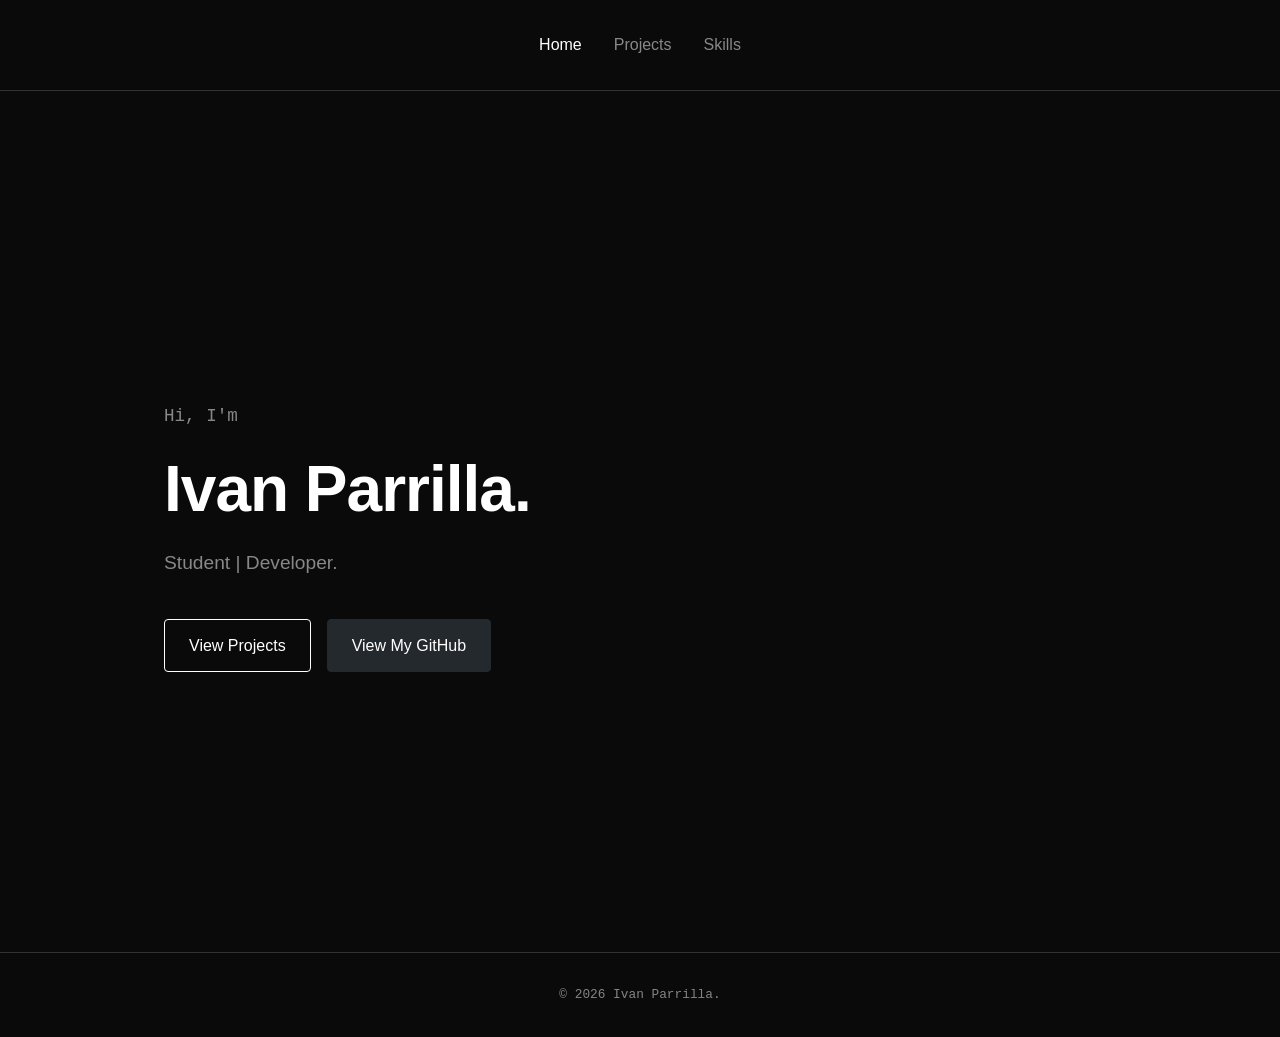
<file: index.html>
<!DOCTYPE html>
<html lang="en">
<head>
    <meta charset="UTF-8">
    <meta name="viewport" content="width=device-width, initial-scale=1.0">
    <title>Ivan Parrilla | Home</title>
    <link rel="icon" href="data:image/svg+xml,<svg xmlns=%22http://www.w3.org/2000/svg%22 viewBox=%220 0 100 100%22><text y=%22.9em%22 font-size=%2290%22>💻</text></svg>">
    <link rel="stylesheet" href="styles.css">
</head>
<body>

    <nav class="nav-links">
        <a href="index.html" class="active">Home</a>
        <a href="projects.html">Projects</a>
        <a href="skills.html">Skills</a>
    </nav>

    <div class="container">
        <section class="hero" style="min-height: 85vh;">
            <div class="greeting">Hi, I'm</div>
            <h1>Ivan Parrilla.</h1>
            <p>Student | Developer.</p>
            
            <div style="display: flex; gap: 1rem; margin-top: 1rem;">
                <a href="projects.html" class="btn">View Projects</a>
                <a href="https://github.com/i-parrilla" target="_blank" class="btn" style="background-color: #24292e; color: #ffffff; border-color: #24292e;">View My GitHub</a>
            </div>
            
        </section>
    </div>

    <footer style="text-align: center; padding: 2rem 0; border-top: 1px solid var(--surface-border);">
        <p style="font-family: var(--font-mono); font-size: 0.8rem; opacity: 0.5;">© 2026 Ivan Parrilla.</p>
    </footer>

</body>
</html>
</file>
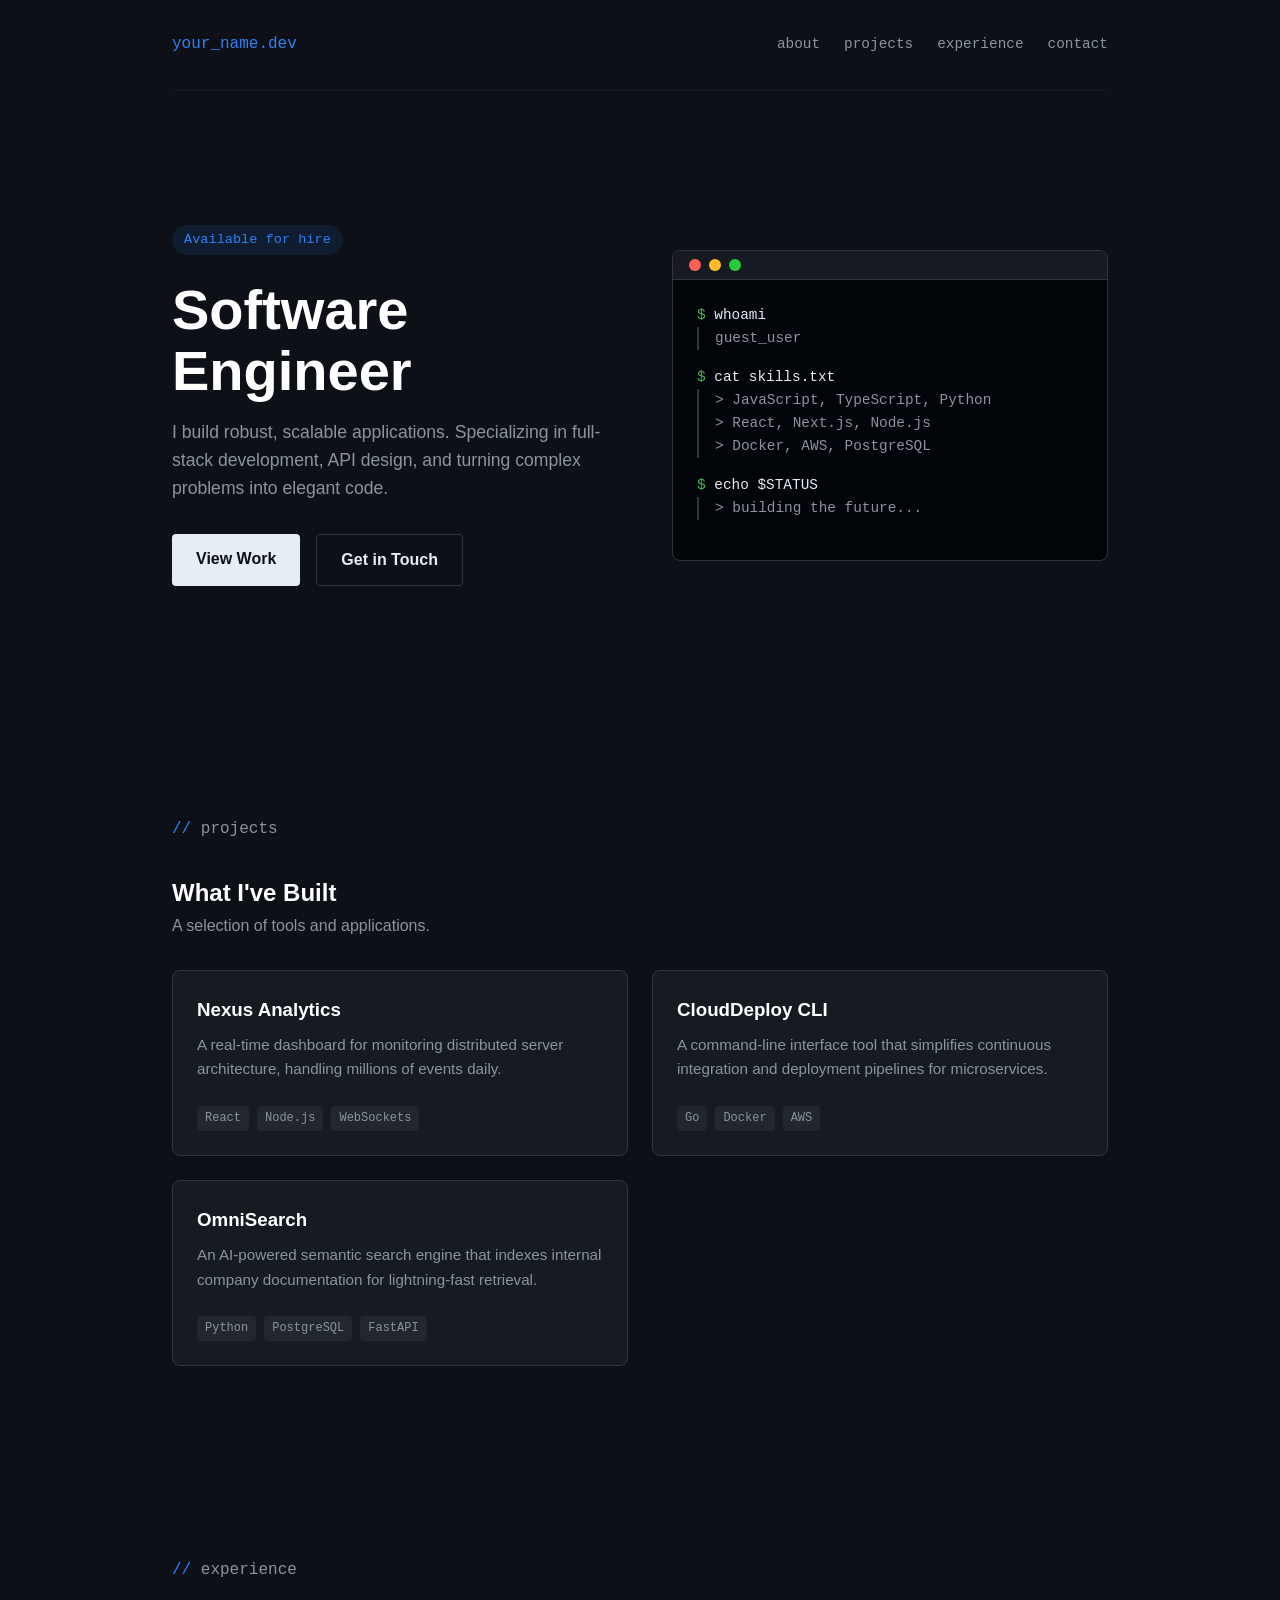
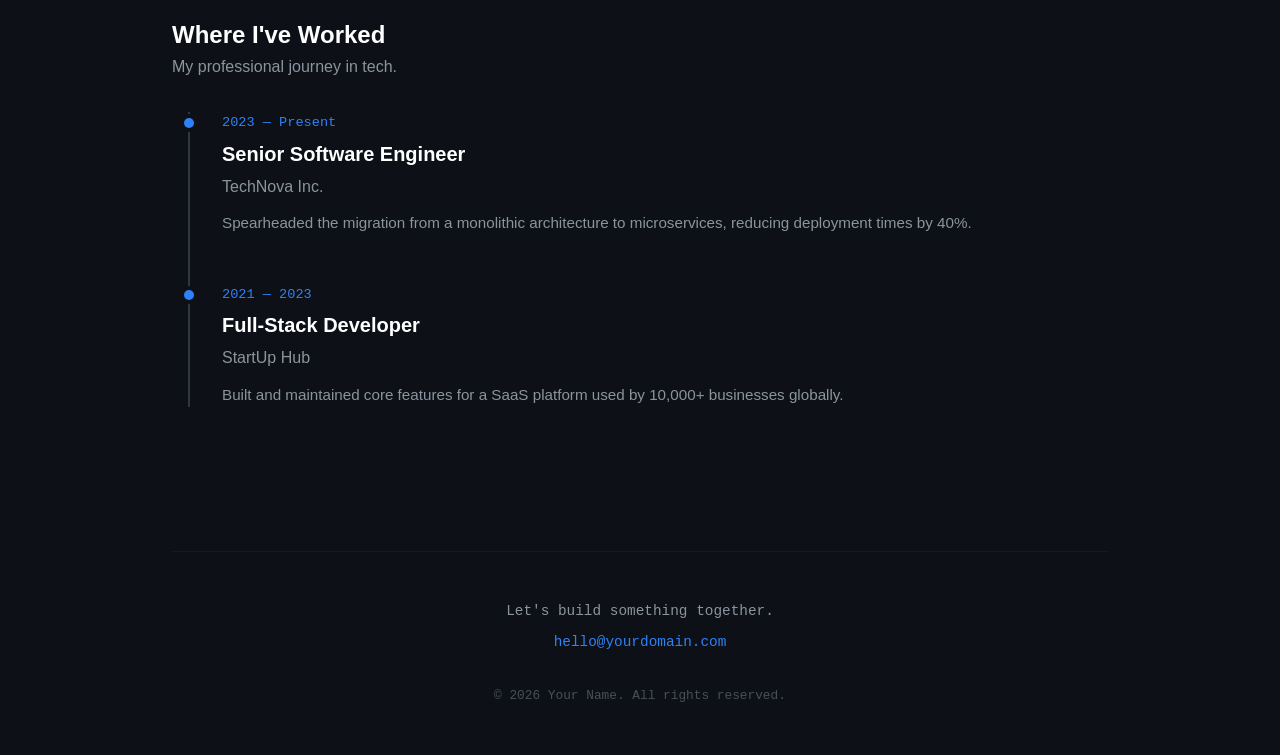
<file: gemini-code-1780001391466.html>
<!DOCTYPE html>
<html lang="en">
<head>
    <meta charset="UTF-8">
    <meta name="viewport" content="width=device-width, initial-scale=1.0">
    <title>Dev Portfolio</title>
    <style>
        /* CSS Variables for the Vibe */
        :root {
            --bg-color: #0d1117;
            --surface-color: #161b22;
            --text-main: #e6edf3;
            --text-muted: #8b949e;
            --accent-color: #2f81f7; /* Tech Blue */
            --terminal-green: #3fb950;
            --font-sans: 'Inter', -apple-system, BlinkMacSystemFont, "Segoe UI", Roboto, sans-serif;
            --font-mono: 'Fira Code', 'Courier New', Courier, monospace;
        }

        * {
            margin: 0;
            padding: 0;
            box-sizing: border-box;
        }

        body {
            background-color: var(--bg-color);
            color: var(--text-main);
            font-family: var(--font-sans);
            line-height: 1.6;
        }

        /* Typography */
        h1, h2, h3 { font-weight: 600; color: #fff; }
        .mono { font-family: var(--font-mono); }
        .text-accent { color: var(--accent-color); }
        .section-title {
            font-family: var(--font-mono);
            font-size: 1rem;
            color: var(--text-muted);
            margin-bottom: 2rem;
            text-transform: lowercase;
        }
        .section-title::before { content: "// "; color: var(--accent-color); }

        /* Layout */
        .container {
            max-width: 1000px;
            margin: 0 auto;
            padding: 0 2rem;
        }
        section { padding: 6rem 0; }

        /* Navigation */
        nav {
            display: flex;
            justify-content: space-between;
            align-items: center;
            padding: 2rem 0;
            border-bottom: 1px solid var(--surface-color);
        }
        .nav-links { display: flex; gap: 1.5rem; }
        .nav-links a {
            color: var(--text-muted);
            text-decoration: none;
            font-size: 0.9rem;
            transition: color 0.2s;
        }
        .nav-links a:hover { color: var(--text-main); }

        /* Hero Section */
        .hero {
            display: grid;
            grid-template-columns: 1fr 1fr;
            gap: 4rem;
            align-items: center;
            min-height: 70vh;
        }
        .hero-badge {
            display: inline-block;
            padding: 0.25rem 0.75rem;
            background: rgba(47, 129, 247, 0.1);
            color: var(--accent-color);
            border-radius: 999px;
            font-size: 0.85rem;
            margin-bottom: 1.5rem;
            font-family: var(--font-mono);
        }
        .hero h1 { font-size: 3.5rem; line-height: 1.1; margin-bottom: 1rem; }
        .hero p { color: var(--text-muted); font-size: 1.1rem; margin-bottom: 2rem; }

        /* Terminal Window */
        .terminal {
            background-color: #010409;
            border: 1px solid #30363d;
            border-radius: 8px;
            overflow: hidden;
            font-family: var(--font-mono);
            font-size: 0.9rem;
        }
        .terminal-header {
            background-color: var(--surface-color);
            padding: 0.5rem 1rem;
            display: flex;
            gap: 0.5rem;
            border-bottom: 1px solid #30363d;
        }
        .dot { width: 12px; height: 12px; border-radius: 50%; }
        .dot.red { background: #ff5f56; }
        .dot.yellow { background: #ffbd2e; }
        .dot.green { background: #27c93f; }
        .terminal-body { padding: 1.5rem; color: var(--text-muted); }
        .prompt::before { content: "$ "; color: var(--terminal-green); }
        .cmd { color: var(--text-main); }
        .output { margin-bottom: 1rem; padding-left: 1rem; border-left: 2px solid #30363d; }

        /* Projects Grid */
        .projects-grid {
            display: grid;
            grid-template-columns: repeat(auto-fit, minmax(300px, 1fr));
            gap: 1.5rem;
        }
        .project-card {
            background: var(--surface-color);
            border: 1px solid #30363d;
            padding: 1.5rem;
            border-radius: 8px;
            transition: transform 0.2s, border-color 0.2s;
        }
        .project-card:hover {
            transform: translateY(-5px);
            border-color: var(--accent-color);
        }
        .project-card h3 { margin-bottom: 0.5rem; }
        .project-card p { color: var(--text-muted); font-size: 0.95rem; margin-bottom: 1.5rem; }
        .tags { display: flex; flex-wrap: wrap; gap: 0.5rem; }
        .tag {
            font-family: var(--font-mono);
            font-size: 0.75rem;
            padding: 0.2rem 0.5rem;
            background: rgba(255,255,255,0.05);
            border-radius: 4px;
            color: var(--text-muted);
        }

        /* Experience Timeline */
        .timeline { border-left: 2px solid #30363d; margin-left: 1rem; }
        .timeline-item {
            position: relative;
            padding-left: 2rem;
            margin-bottom: 3rem;
        }
        .timeline-item::before {
            content: '';
            position: absolute;
            left: -6px;
            top: 6px;
            width: 10px;
            height: 10px;
            border-radius: 50%;
            background: var(--accent-color);
            box-shadow: 0 0 0 4px var(--bg-color);
        }
        .date { font-family: var(--font-mono); font-size: 0.85rem; color: var(--accent-color); }
        .role { font-size: 1.25rem; font-weight: 600; color: #fff; margin: 0.25rem 0; }
        .company { color: var(--text-muted); margin-bottom: 0.75rem; }

        /* Footer */
        footer {
            text-align: center;
            padding: 3rem 0;
            border-top: 1px solid var(--surface-color);
            color: var(--text-muted);
            font-family: var(--font-mono);
            font-size: 0.9rem;
        }

        /* Responsive */
        @media (max-width: 768px) {
            .hero { grid-template-columns: 1fr; gap: 2rem; }
            .nav-links { display: none; } /* Add a hamburger menu here for production */
        }
    </style>
</head>
<body>

<div class="container">
    <nav>
        <div class="logo mono text-accent">your_name.dev</div>
        <div class="nav-links mono">
            <a href="#about">about</a>
            <a href="#projects">projects</a>
            <a href="#experience">experience</a>
            <a href="#contact">contact</a>
        </div>
    </nav>

    <section class="hero" id="about">
        <div class="hero-content">
            <div class="hero-badge">Available for hire</div>
            <h1>Software <br> Engineer</h1>
            <p>I build robust, scalable applications. Specializing in full-stack development, API design, and turning complex problems into elegant code.</p>
            <div style="display: flex; gap: 1rem;">
                <a href="#projects" style="padding: 0.75rem 1.5rem; background: var(--text-main); color: var(--bg-color); text-decoration: none; border-radius: 4px; font-weight: 600;">View Work</a>
                <a href="#contact" style="padding: 0.75rem 1.5rem; border: 1px solid #30363d; color: var(--text-main); text-decoration: none; border-radius: 4px; font-weight: 600;">Get in Touch</a>
            </div>
        </div>

        <div class="terminal">
            <div class="terminal-header">
                <div class="dot red"></div>
                <div class="dot yellow"></div>
                <div class="dot green"></div>
            </div>
            <div class="terminal-body">
                <div class="prompt"><span class="cmd">whoami</span></div>
                <div class="output">guest_user</div>
                
                <div class="prompt"><span class="cmd">cat skills.txt</span></div>
                <div class="output">
                    > JavaScript, TypeScript, Python<br>
                    > React, Next.js, Node.js<br>
                    > Docker, AWS, PostgreSQL
                </div>

                <div class="prompt"><span class="cmd">echo $STATUS</span></div>
                <div class="output">> building the future...</div>
            </div>
        </div>
    </section>

    <section id="projects">
        <div class="section-title">projects</div>
        <h2>What I've Built</h2>
        <p style="color: var(--text-muted); margin-bottom: 2rem;">A selection of tools and applications.</p>
        
        <div class="projects-grid">
            <div class="project-card">
                <h3>Nexus Analytics</h3>
                <p>A real-time dashboard for monitoring distributed server architecture, handling millions of events daily.</p>
                <div class="tags">
                    <span class="tag">React</span>
                    <span class="tag">Node.js</span>
                    <span class="tag">WebSockets</span>
                </div>
            </div>
            <div class="project-card">
                <h3>CloudDeploy CLI</h3>
                <p>A command-line interface tool that simplifies continuous integration and deployment pipelines for microservices.</p>
                <div class="tags">
                    <span class="tag">Go</span>
                    <span class="tag">Docker</span>
                    <span class="tag">AWS</span>
                </div>
            </div>
            <div class="project-card">
                <h3>OmniSearch</h3>
                <p>An AI-powered semantic search engine that indexes internal company documentation for lightning-fast retrieval.</p>
                <div class="tags">
                    <span class="tag">Python</span>
                    <span class="tag">PostgreSQL</span>
                    <span class="tag">FastAPI</span>
                </div>
            </div>
        </div>
    </section>

    <section id="experience">
        <div class="section-title">experience</div>
        <h2>Where I've Worked</h2>
        <p style="color: var(--text-muted); margin-bottom: 2rem;">My professional journey in tech.</p>

        <div class="timeline">
            <div class="timeline-item">
                <div class="date">2023 — Present</div>
                <div class="role">Senior Software Engineer</div>
                <div class="company">TechNova Inc.</div>
                <p style="color: var(--text-muted); font-size: 0.95rem;">Spearheaded the migration from a monolithic architecture to microservices, reducing deployment times by 40%.</p>
            </div>
            
            <div class="timeline-item">
                <div class="date">2021 — 2023</div>
                <div class="role">Full-Stack Developer</div>
                <div class="company">StartUp Hub</div>
                <p style="color: var(--text-muted); font-size: 0.95rem;">Built and maintained core features for a SaaS platform used by 10,000+ businesses globally.</p>
            </div>
        </div>
    </section>

    <footer id="contact">
        <p>Let's build something together.</p>
        <a href="mailto:hello@example.com" style="color: var(--accent-color); text-decoration: none; margin-top: 0.5rem; display: inline-block;">hello@yourdomain.com</a>
        <p style="margin-top: 2rem; font-size: 0.8rem; color: #484f58;">© 2026 Your Name. All rights reserved.</p>
    </footer>
</div>

</body>
</html>
</file>
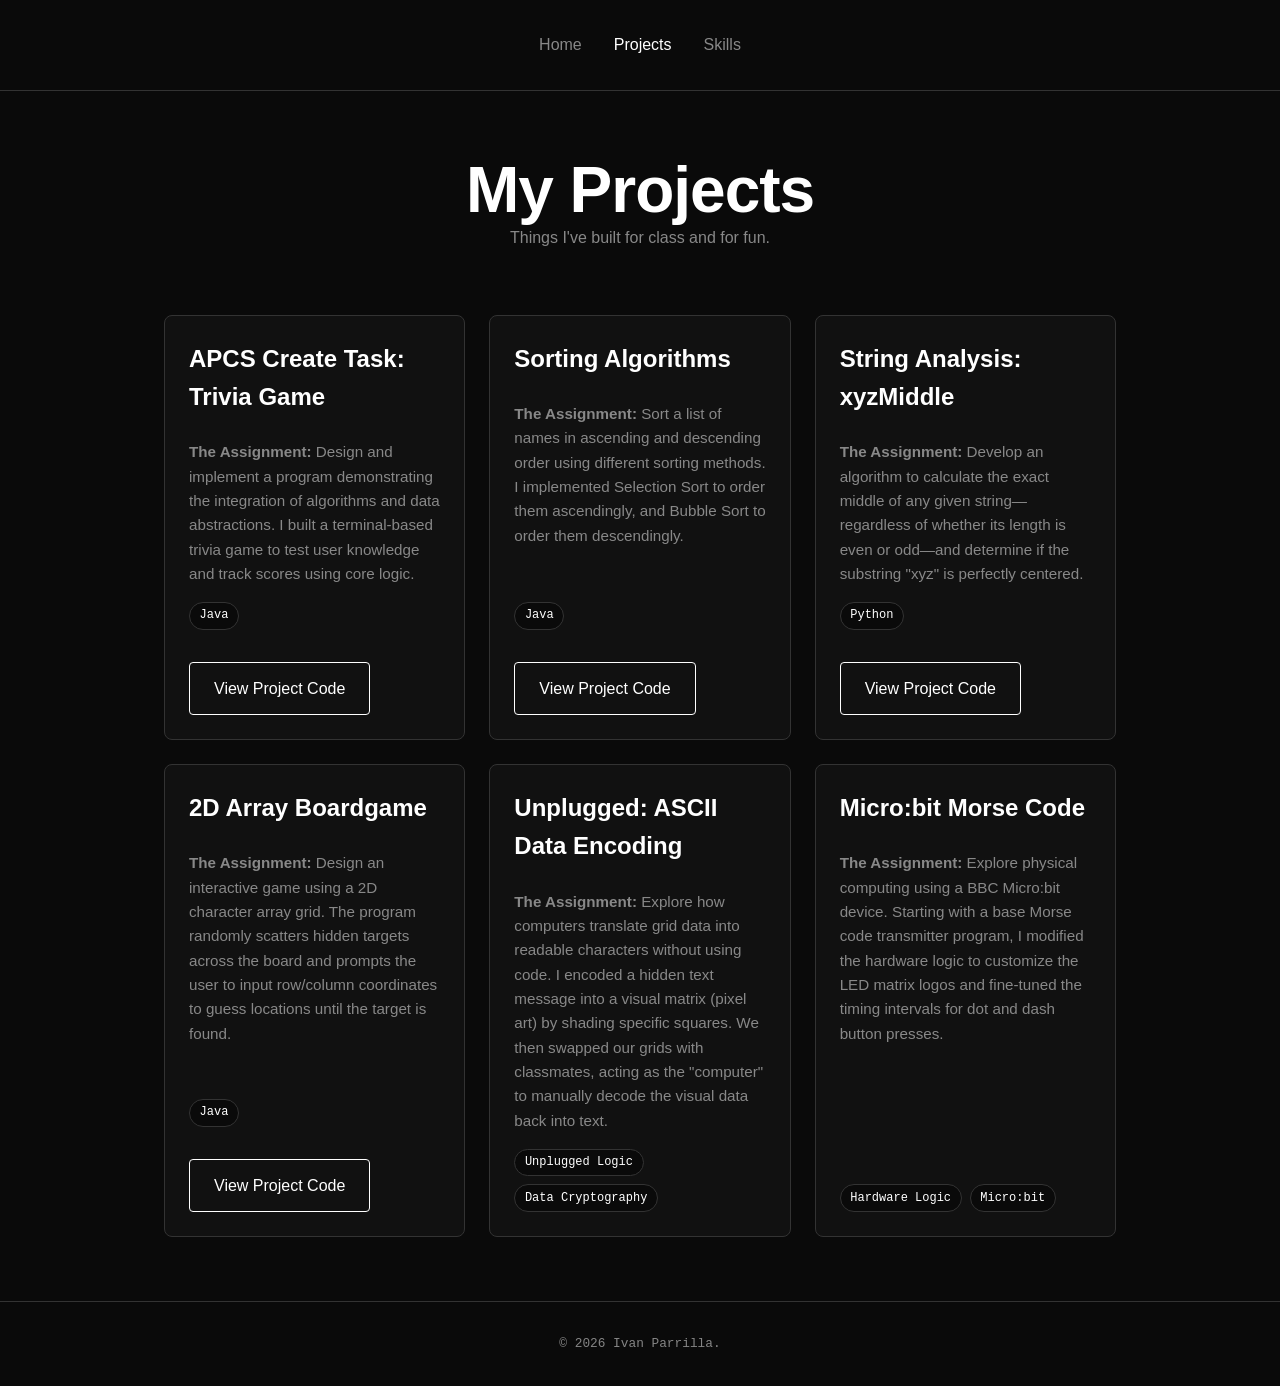
<file: projects.html>
<!DOCTYPE html>
<html lang="en">
<head>
    <meta charset="UTF-8">
    <meta name="viewport" content="width=device-width, initial-scale=1.0">
    <title>Ivan Parrilla | Projects</title>
    <link rel="icon" href="data:image/svg+xml,<svg xmlns=%22http://www.w3.org/2000/svg%22 viewBox=%220 0 100 100%22><text y=%22.9em%22 font-size=%2290%22>💻</text></svg>">
    <link rel="stylesheet" href="styles.css">
</head>
<body>

    <nav class="nav-links">
        <a href="index.html">Home</a>
        <a href="projects.html" class="active">Projects</a>
        <a href="skills.html">Skills</a>
    </nav>

    <div class="container" style="max-width: 1000px;">
        <section>
            <div class="section-header" style="text-align: center; margin-bottom: 4rem;">
                <h1>My Projects</h1>
                <p style="color: var(--text-muted);">Things I've built for class and for fun.</p>
            </div>
            
            <div class="projects-grid">
                
                <div class="project-card">
                    <div class="project-header">
                        <h2 style="font-size: 1.5rem; margin-bottom: 0.5rem;">APCS Create Task: Trivia Game</h2>
                    </div>
                    <p><strong>The Assignment:</strong> Design and implement a program demonstrating the integration of algorithms and data abstractions. I built a terminal-based trivia game to test user knowledge and track scores using core logic.</p>
                    <div class="tags">
                        <span class="tag">Java</span>
                    </div>
                    <a href="https://www.online-ide.com/nPAgyFUJZ3" target="_blank" class="btn" style="margin-top: 1rem; text-align: center;">View Project Code</a>
                </div>

                <div class="project-card">
                    <div class="project-header">
                        <h2 style="font-size: 1.5rem; margin-bottom: 0.5rem;">Sorting Algorithms</h2>
                    </div>
                    <p><strong>The Assignment:</strong> Sort a list of names in ascending and descending order using different sorting methods. I implemented Selection Sort to order them ascendingly, and Bubble Sort to order them descendingly.</p>
                    <div class="tags">
                        <span class="tag">Java</span>
                    </div>
                    <a href="https://www.online-ide.com/UyWNZ03drx" target="_blank" class="btn" style="margin-top: 1rem; text-align: center;">View Project Code</a>
                </div>

                <div class="project-card">
                    <div class="project-header">
                        <h2 style="font-size: 1.5rem; margin-bottom: 0.5rem;">String Analysis: xyzMiddle</h2>
                    </div>
                    <p><strong>The Assignment:</strong> Develop an algorithm to calculate the exact middle of any given string—regardless of whether its length is even or odd—and determine if the substring "xyz" is perfectly centered.</p>
                    <div class="tags">
                        <span class="tag">Python</span>
                    </div>
                    <a href="https://www.online-ide.com/gxlFfe4vEX" target="_blank" class="btn" style="margin-top: 1rem; text-align: center;">View Project Code</a>
                </div>

                <div class="project-card">
                    <div class="project-header">
                        <h2 style="font-size: 1.5rem; margin-bottom: 0.5rem;">2D Array Boardgame</h2>
                    </div>
                    <p><strong>The Assignment:</strong> Design an interactive game using a 2D character array grid. The program randomly scatters hidden targets across the board and prompts the user to input row/column coordinates to guess locations until the target is found.</p>
                    <div class="tags">
                        <span class="tag">Java</span>
                    </div>
                    <a href="https://www.online-ide.com/Hgi4MXYly0" target="_blank" class="btn" style="margin-top: 1rem; text-align: center;">View Project Code</a>
                </div>

                <div class="project-card">
                    <div class="project-header">
                        <h2 style="font-size: 1.5rem; margin-bottom: 0.5rem;">Unplugged: ASCII Data Encoding</h2>
                    </div>
                    <p><strong>The Assignment:</strong> Explore how computers translate grid data into readable characters without using code. I encoded a hidden text message into a visual matrix (pixel art) by shading specific squares. We then swapped our grids with classmates, acting as the "computer" to manually decode the visual data back into text.</p>
                    <div class="tags">
                        <span class="tag">Unplugged Logic</span>
                        <span class="tag">Data Cryptography</span>
                    </div>
                </div>

                <div class="project-card">
                    <div class="project-header">
                        <h2 style="font-size: 1.5rem; margin-bottom: 0.5rem;">Micro:bit Morse Code</h2>
                    </div>
                    <p><strong>The Assignment:</strong> Explore physical computing using a BBC Micro:bit device. Starting with a base Morse code transmitter program, I modified the hardware logic to customize the LED matrix logos and fine-tuned the timing intervals for dot and dash button presses.</p>
                    <div class="tags">
                        <span class="tag">Hardware Logic</span>
                        <span class="tag">Micro:bit</span>
                    </div>
                </div>

            </div>
        </section>
    </div>

    <footer style="text-align: center; padding: 2rem 0; border-top: 1px solid var(--surface-border); margin-top: 2rem;">
        <p style="font-family: var(--font-mono); font-size: 0.8rem; opacity: 0.5;">© 2026 Ivan Parrilla.</p>
    </footer>

</body>
</html>
</file>
<file: styles.css>
/* --- BASE STYLES & VARIABLES --- */
:root {
    --bg-color: #0a0a0a;
    --surface-color: #111111;
    --surface-border: #333333;
    --text-main: #ffffff;
    --text-muted: #888888;
    --font-sans: -apple-system, BlinkMacSystemFont, "Segoe UI", Roboto, Helvetica, Arial, sans-serif;
    --font-mono: "SFMono-Regular", Consolas, "Liberation Mono", Menlo, monospace;
}

* {
    margin: 0;
    padding: 0;
    box-sizing: border-box;
}

body {
    background-color: var(--bg-color);
    color: var(--text-main);
    font-family: var(--font-sans);
    line-height: 1.6;
}

.container {
    max-width: 1000px;
    margin: 0 auto;
    padding: 2rem 1.5rem;
}

/* --- NAVIGATION --- */
.nav-links {
    display: flex;
    justify-content: center;
    gap: 2rem;
    padding: 2rem 0;
    border-bottom: 1px solid var(--surface-border);
    margin-bottom: 2rem;
}

.nav-links a {
    color: var(--text-muted);
    text-decoration: none;
    font-weight: 500;
    transition: color 0.3s;
}

.nav-links a:hover, .nav-links a.active {
    color: var(--text-main);
}

/* --- HERO SECTION (Home Page) --- */
.hero {
    display: flex;
    flex-direction: column;
    justify-content: center;
    gap: 1.5rem;
}

.greeting {
    color: var(--text-muted);
    font-family: var(--font-mono);
    font-size: 1.1rem;
}

h1 {
    font-size: 4rem;
    line-height: 1.1;
    letter-spacing: -1px;
}

.hero p {
    color: var(--text-muted);
    max-width: 600px;
    font-size: 1.2rem;
}

.btn {
    display: inline-block;
    padding: 0.8rem 1.5rem;
    border: 1px solid var(--text-main);
    color: var(--text-main);
    text-decoration: none;
    border-radius: 4px;
    transition: all 0.3s;
    align-self: flex-start;
}

.btn:hover {
    background: var(--text-main);
    color: var(--bg-color);
}

/* --- PROJECTS GRID --- */
.section-header {
    margin-bottom: 3rem;
}

.projects-grid {
    display: grid;
    grid-template-columns: repeat(auto-fit, minmax(300px, 1fr));
    gap: 1.5rem;
}

.project-card {
    background-color: var(--surface-color);
    border: 1px solid var(--surface-border);
    border-radius: 8px;
    padding: 1.5rem;
    text-decoration: none;
    color: inherit;
    display: flex;
    flex-direction: column;
    gap: 1rem;
    transition: transform 0.3s, border-color 0.3s;
}

.project-card:hover {
    transform: translateY(-5px);
    border-color: var(--text-muted);
}

.project-header {
    display: flex;
    justify-content: space-between;
    align-items: center;
}

.project-card p {
    color: var(--text-muted);
    font-size: 0.95rem;
    flex-grow: 1;
}

.tags {
    display: flex;
    gap: 0.5rem;
    flex-wrap: wrap;
}

.tag {
    font-family: var(--font-mono);
    font-size: 0.75rem;
    background: var(--bg-color);
    padding: 0.2rem 0.6rem;
    border-radius: 20px;
    border: 1px solid var(--surface-border);
}

/* --- SKILLS ICON GRID --- */
.skills-container {
    display: flex;
    flex-wrap: wrap;
    gap: 1.5rem;
    justify-content: center;
    max-width: 900px;
    margin: 0 auto;
    padding: 3rem 1rem;
    background-image: radial-gradient(#333 1px, transparent 1px);
    background-size: 24px 24px;
    border-radius: 12px;
}

.skill-circle {
    position: relative;
    display: flex;
    justify-content: center;
    align-items: center;
    width: 80px;
    height: 80px;
    border-radius: 50%;
    background-color: var(--bg-color);
    border: 1px solid var(--surface-border);
    transition: all 0.3s ease;
    cursor: pointer;
}

/* Updated to target image tags */
.skill-circle svg,
.skill-circle img {
    width: 32px;
    height: 32px;
    fill: var(--text-main);
    transition: transform 0.3s ease;
}

.skill-circle:hover {
    border-color: var(--text-muted);
    background-color: var(--surface-color);
    transform: translateY(-4px);
    box-shadow: 0 8px 24px rgba(0, 0, 0, 0.5);
}

/* Updated to target image tags */
.skill-circle:hover svg,
.skill-circle:hover img {
    transform: scale(1.1);
}

.skill-circle::after {
    content: attr(data-skill);
    position: absolute;
    bottom: -35px;
    left: 50%;
    transform: translateX(-50%);
    background-color: var(--text-main);
    color: var(--bg-color);
    padding: 4px 10px;
    border-radius: 6px;
    font-size: 0.75rem;
    font-weight: 600;
    white-space: nowrap;
    opacity: 0;
    pointer-events: none;
    transition: opacity 0.2s ease, bottom 0.2s ease;
    font-family: var(--font-mono);
}

.skill-circle:hover::after {
    opacity: 1;
    bottom: -40px;
}
</file>
